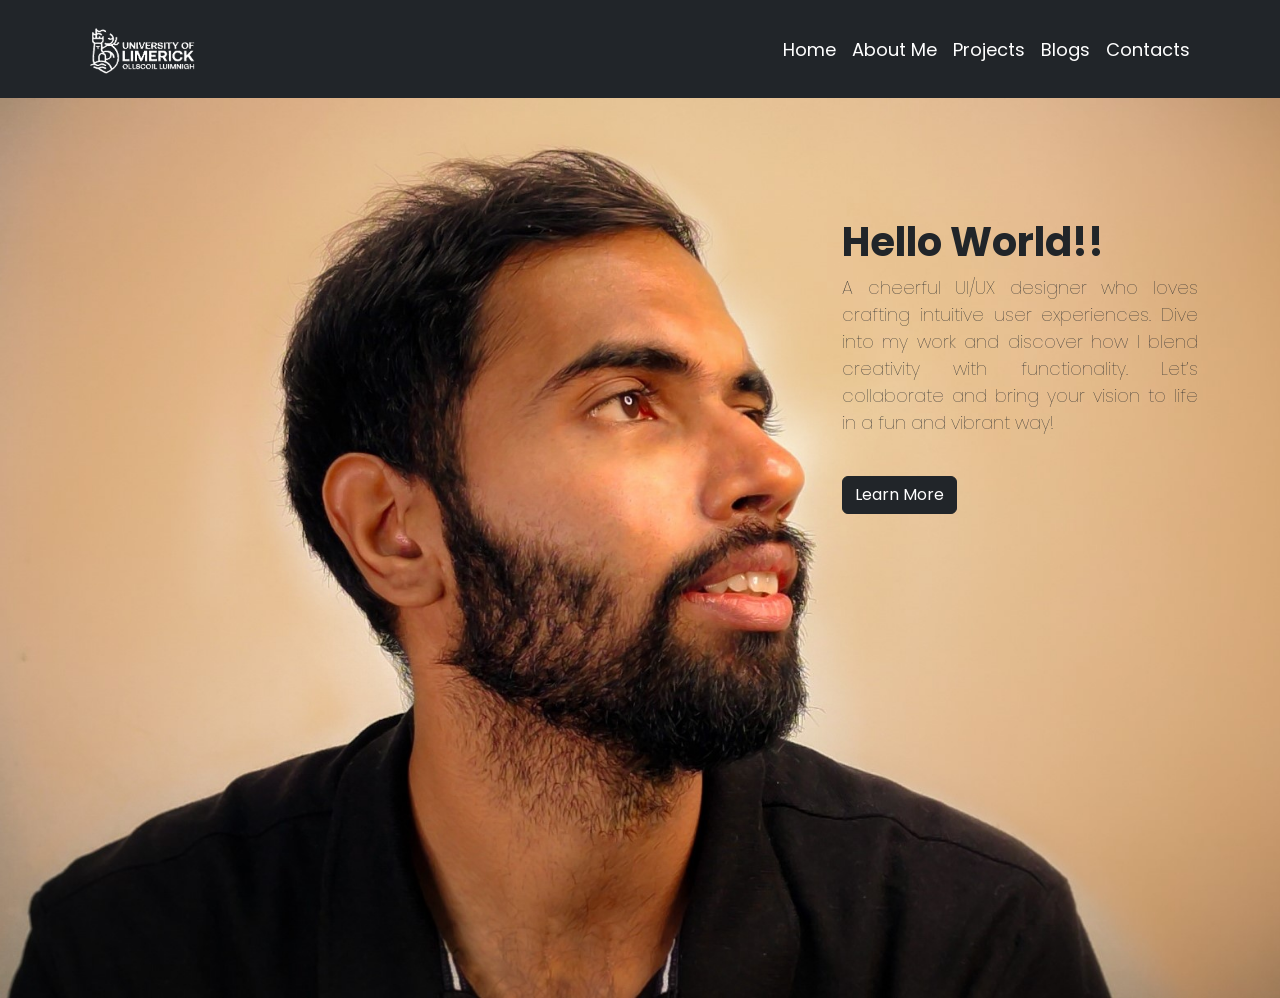
<file: index.html>
<!doctype html>
<html lang="en">
  <head>
    <meta charset="UTF-8" />
    <link rel="icon" type="image/svg+xml" href="/vite.svg" />
    <meta name="viewport" content="width=device-width, initial-scale=1.0" />
    <title>Portfolio</title>
    <script type="module" crossorigin src="/assets/index-oymIA92n.js"></script>
    <link rel="stylesheet" crossorigin href="/assets/index-CEKcrJQE.css">
  </head>
  <body class="">
    <div id="root"></div>
  </body>
</html>
</file>
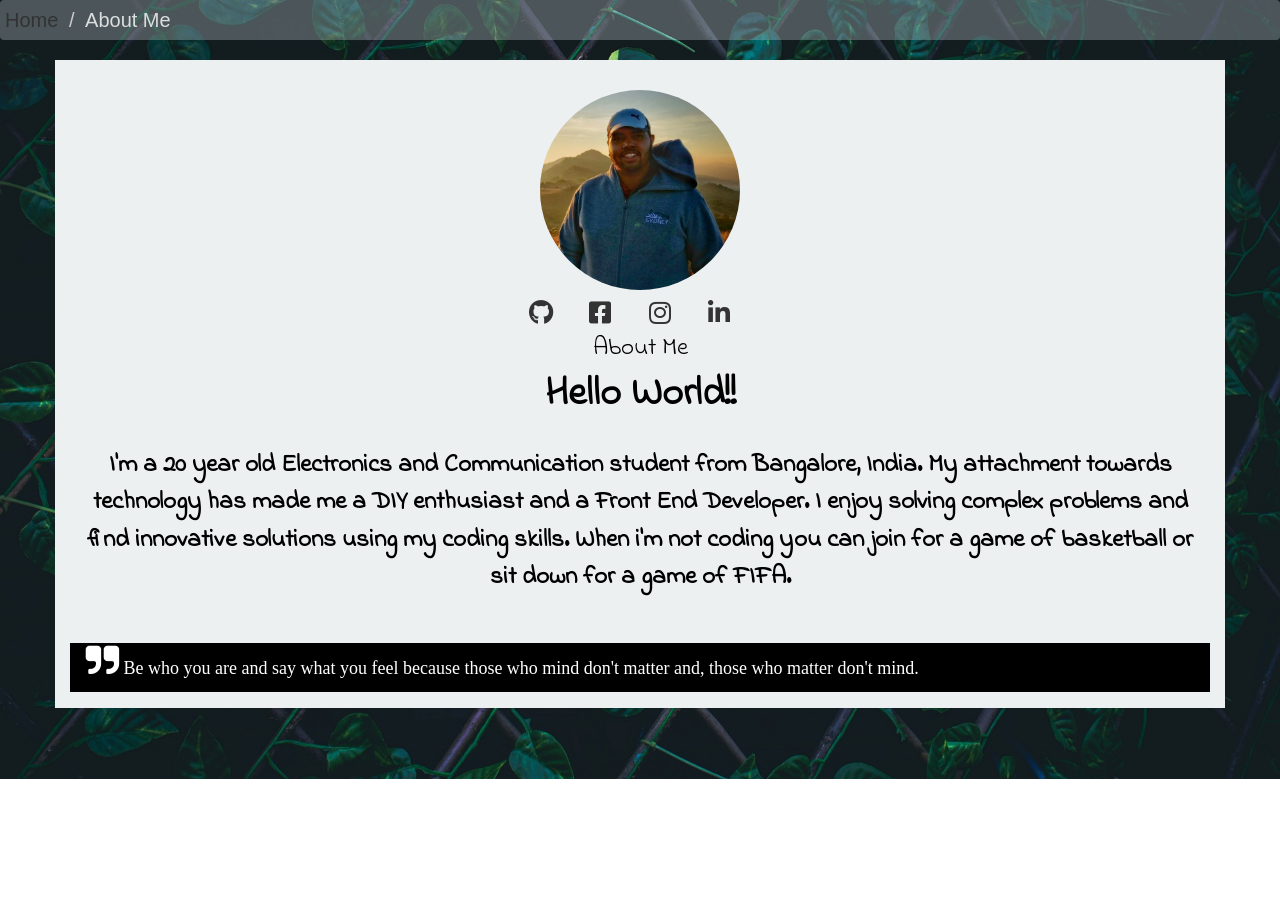
<file: aboutme.html>
<!DOCTYPE html>
<html>
	<head>
		<link rel="stylesheet" href="https://maxcdn.bootstrapcdn.com/bootstrap/3.3.7/css/bootstrap.min.css" integrity="sha384-BVYiiSIFeK1dGmJRAkycuHAHRg32OmUcww7on3RYdg4Va+PmSTsz/K68vbdEjh4u" crossorigin="anonymous">
		<link rel="stylesheet" type="text/css" href="aboutme_support.css">
		<link href="https://use.fontawesome.com/releases/v5.0.8/css/all.css" rel="stylesheet">
		<link rel="stylesheet" type="text/css" href="breadcrumb.css">
		<link href="https://fonts.googleapis.com/css?family=Indie+Flower" rel="stylesheet">
		<link rel="stylesheet" href="https://www.w3schools.com/w3css/4/w3.css">
		<link rel="stylesheet" href="https://cdnjs.cloudflare.com/ajax/libs/font-awesome/4.7.0/css/font-awesome.min.css">
		<title>AboutMe</title>
	</head>
	<body  class="b">
		<ol class=" breadcrumb" ">
			<li><a href="index.html">Home</a></li>
			<li class="active" style="color: rgba(255, 255, 255,.8); ">About Me</li>
		</ol>
		<div class="container" style="background-color: rgba(236, 240, 241,1)">
			<div class="row" style="text-align: center;padding-top: 30px">
				<img src="profilepic_crop.jpg" style="border-radius: 50% ;height: 200px;width: 200px">
			</div>
			
			<div class="row" style="text-align: center;padding-left: 40%;padding-top: 10px">
				<a href="https://github.com/chidajames" target="_blank"><i class="col-sm-1 fab fa-github" style="font-size: 25px"></i></a>
				<a href="https://www.facebook.com/chidanand.g.5" target="_blank"><i class="  col-sm-1 fab fa-facebook-square" style="font-size: 25px"></i></span></a>
				<a href="https://www.instagram.com/chida_09/" target="_blank"><i class=" col-sm-1 fab fa-instagram" style="font-size: 25px"></i></span></a>
				<a href="https://www.linkedin.com/in/chidanand-g-010a7b15a/" target="_blank"><i class=" col-sm-1 fab fa-linkedin-in" style="font-size: 25px"></i></a>
			</div>
			
			<div class="row" style="text-align: center;">
				<h2 class="	font" style="font-size: 25px;">About Me</h2>
				
				<h1 class="	font" style="font-size: 40px;"><b>Hello World!!</b></h1>
				<p style="font-size: 25px;padding: 20px" class="font"><b>I'm a 20 year old Electronics and Communication student from Bangalore, India.
					My attachment towards technology has made me a DIY enthusiast and a Front End Developer. I enjoy solving complex problems and find innovative solutions using my coding skills.
					When i'm not coding you can join for a game of basketball or sit down for a game of FIFA.
				</b></p>
			</div>
			<div class="w3-panel w3-black">
				<p class="w3-large w3-serif" >
					<i class="fa fa-quote-right w3-xxlarge xw3-margin-right"></i>
				Be who you are and say what you feel because those who mind don't matter and, those who matter don't mind.</p>
			</div>
		</div>
	</div>
</body>
</html>
</file>
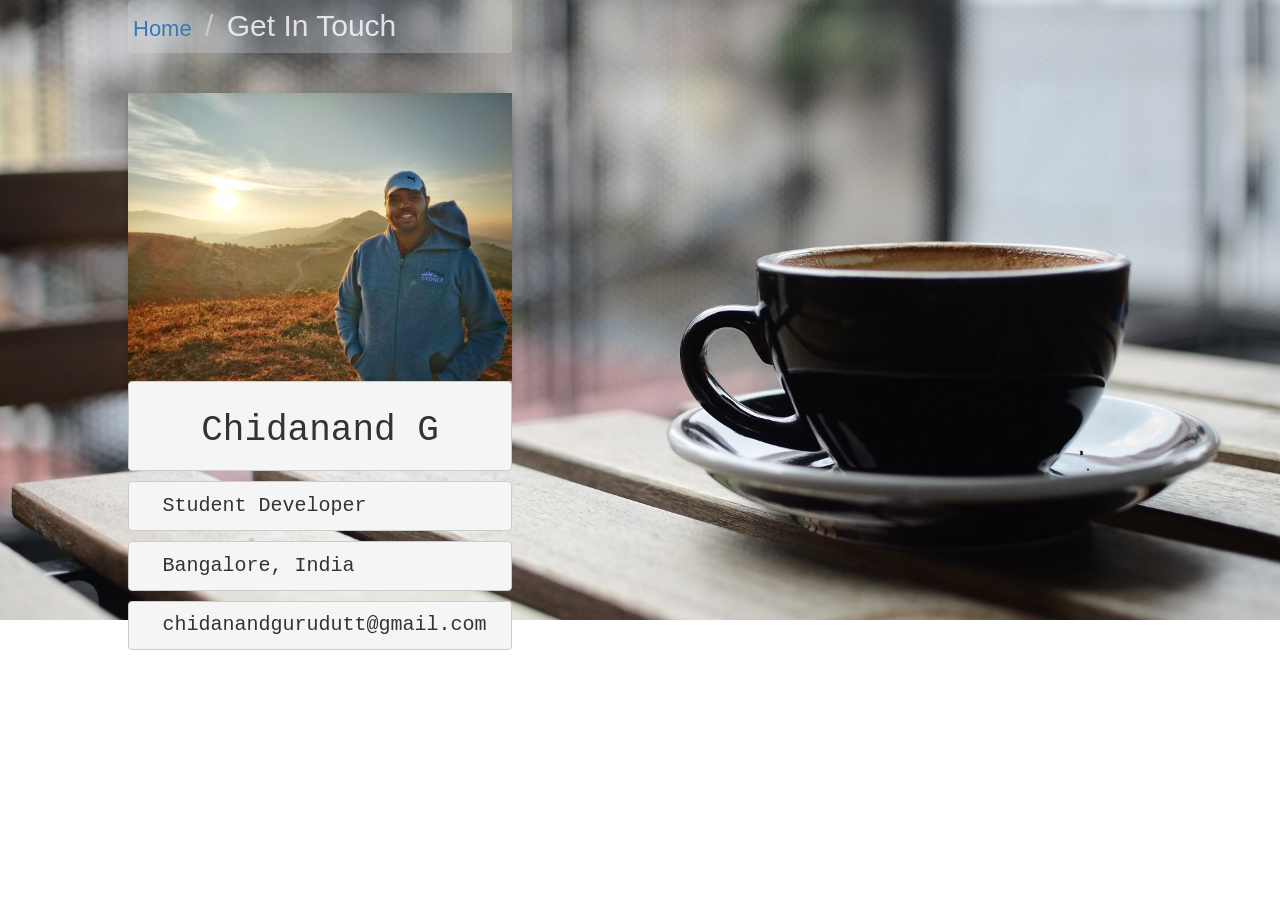
<file: contact.html>
<!DOCTYPE html>
<html>
<head>
  <link rel="stylesheet" type="text/css" href="http://code.ionicframework.com/ionicons/2.0.1/css/ionicons.min.css">
  <link rel="stylesheet" type="text/css" href="contact_support.css">
  <link rel="stylesheet" href="https://maxcdn.bootstrapcdn.com/bootstrap/3.3.7/css/bootstrap.min.css" integrity="sha384-BVYiiSIFeK1dGmJRAkycuHAHRg32OmUcww7on3RYdg4Va+PmSTsz/K68vbdEjh4u" crossorigin="anonymous">
  <link rel="stylesheet" type="text/css" href="breadcrumb.css">
  <link href="https://fonts.googleapis.com/css?family=Roboto:400,700" rel="stylesheet">
<meta name="viewport" content="width=device-width, initial-scale=1">
<style>


</style>
</head>

<body class="border back">
  <ol class=" breadcrumb" style="font-size: 30px;">
      <li><a href="index.html">Home</a></li>
      <li class="active" style="color: rgba(255, 255, 255,.8); ">Get In Touch</li>
    </ol>

 <br>

<div class="card" style="">
  <img src="profilepic.jpeg" alt="John" style="width:100%" class="pop">
  <pre class="left"><h1>Chidanand G</h1></pre>
  <pre class="ion-briefcase left1">  Student Developer</pre>
  <pre class="ion-ios-home left1">  Bangalore, India</pre>
  <pre class="ion-android-mail left1">  chidanandgurudutt@gmail.com</pre>
 </div>
</div>
</body>
</html>
</file>
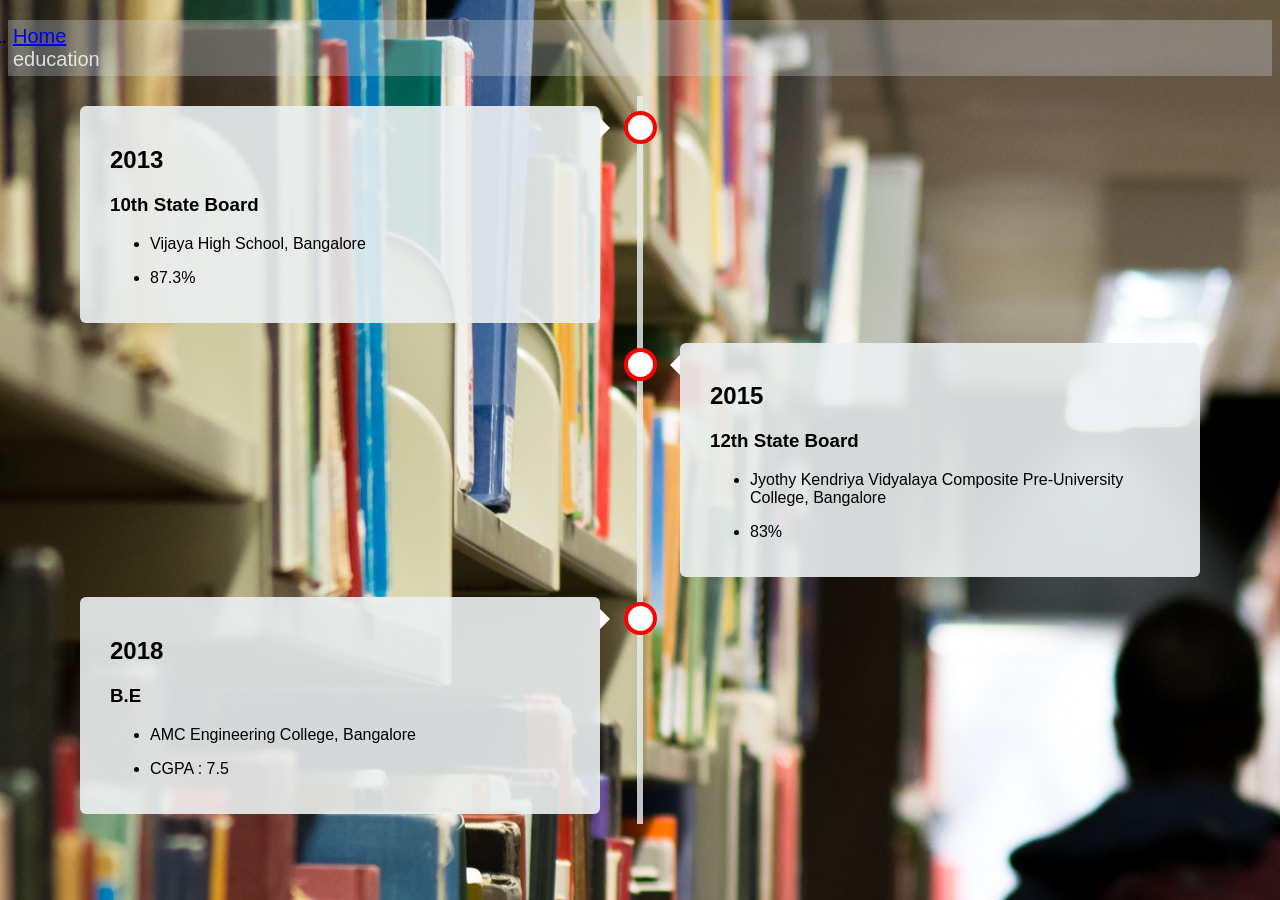
<file: education.html>
<!DOCTYPE html>
<html>
<head>
  <link rel="stylesheet" type="text/css" href="timeline_support.css">
  <link rel="stylesheet" type="text/css" href="breadcrumb.css">
  <link href="https://fonts.googleapis.com/css?family=Roboto:400,700" rel="stylesheet">
<meta name="viewport" content="width=device-width, initial-scale=1.0">
<style>

</style>
</head>
<body>
<ol class=" breadcrumb">
      <li><a href="index.html">Home</a></li>
      <div class="active" style="color: rgba(255, 255, 255,.8); ">education</div>
    </ol>
<div class="timeline">
  <div class="contain left down1">
    <div class="content">
      <h2><b>2013</b></h2>
      <h3><b>10th State Board</b></h3>
     <ul>
       <li>Vijaya High School, Bangalore</li>
       <p></p>
       <li>87.3%</li>
     </ul>
    </div>
  </div>
  <div class="contain right down2">
    <div class="content">
    <h2>2015</h2>
    <h3>12th State Board</h3>
    <ul>
      <li>
       Jyothy Kendriya Vidyalaya Composite Pre-University College, Bangalore
     </li>
     <p></p>
      <li>83%</li>
    </ul>
    </div>
  </div>
  <div class="contain left down3">
    <div class="content">
    <h2>2018</h2>
    <h3>B.E</h3>
     <ul>
       <li>AMC Engineering College, Bangalore</li>
       <p></p>
       <li>CGPA : 7.5</li>
     </ul> 
    </div>
  </div>
</body>
</html>
</file>
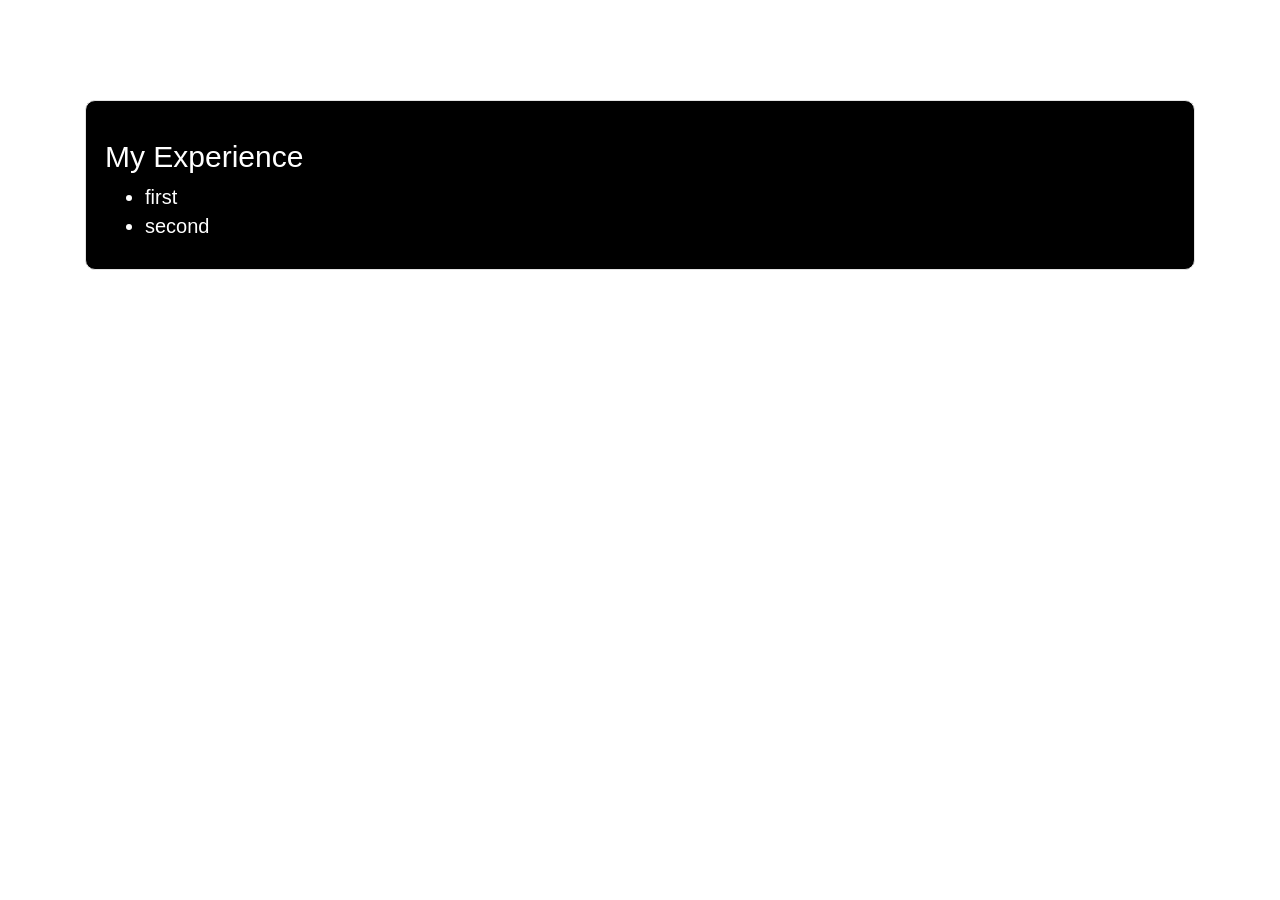
<file: experience.html>
<!DOCTYPE html>
<html>
<head>
	<title>Experience</title>
	<link rel="stylesheet" href="https://maxcdn.bootstrapcdn.com/bootstrap/3.3.7/css/bootstrap.min.css" integrity="sha384-BVYiiSIFeK1dGmJRAkycuHAHRg32OmUcww7on3RYdg4Va+PmSTsz/K68vbdEjh4u" crossorigin="anonymous">
	<link href="https://fonts.googleapis.com/css?family=Roboto:400,700" rel="stylesheet">
</head>
<body>
<div class="row" style="padding-top: 100px; padding-left: 100px;padding-right: 100px">
	<div class="well" style="background: black;color: white; border-radius: 10px;border-collapse: ">
		<h2>My Experience</h2>
		<ul style="font-size: 20px">
			<li>first</li>
			<li>second</li>
		</ul>
	</div>
</div>
</body>
</html>
</file>
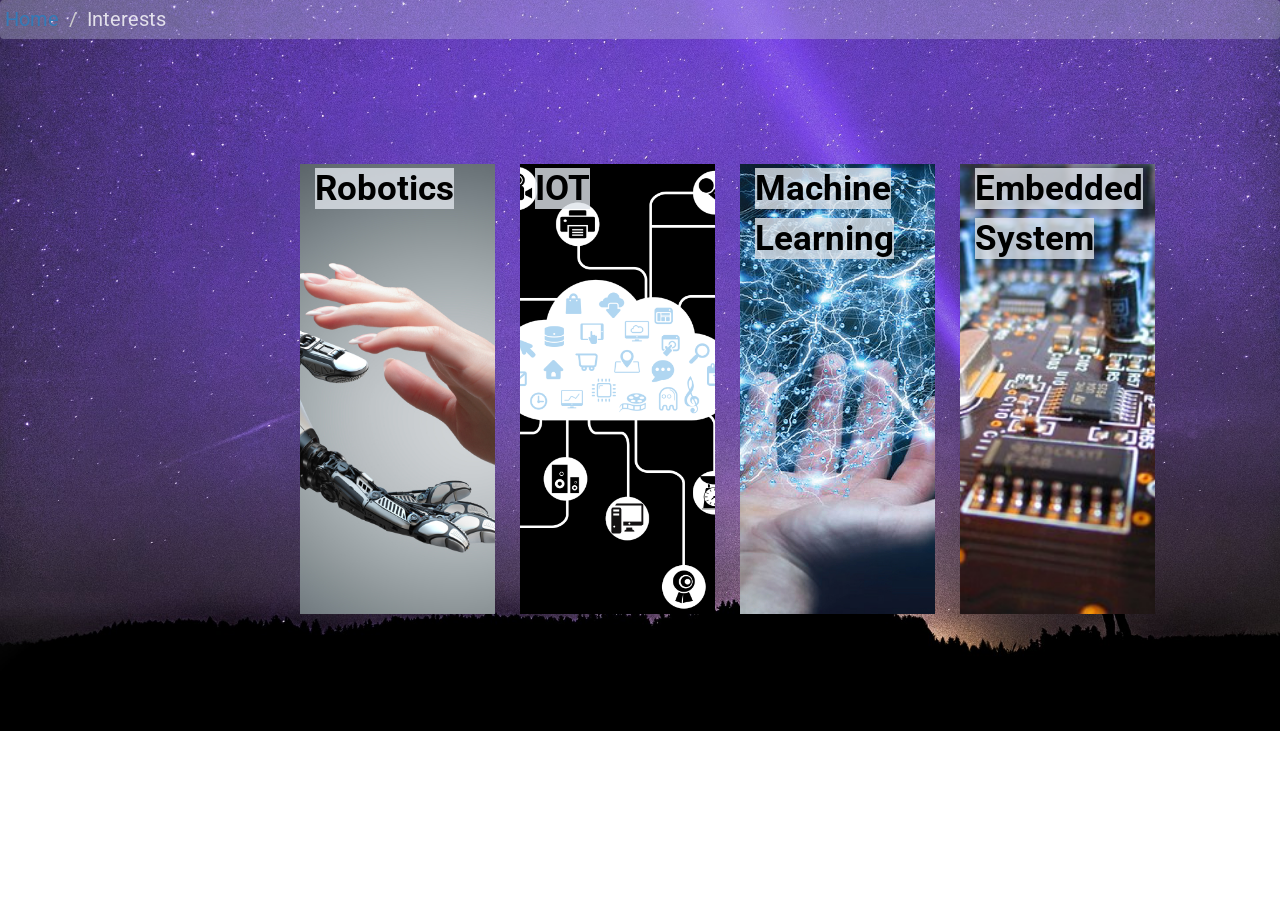
<file: interests.html>
<!DOCTYPE html>
<html>
<head>
  <link rel="stylesheet" type="text/css" href="interests_support.css">
  <link rel="stylesheet" href="https://maxcdn.bootstrapcdn.com/bootstrap/3.3.7/css/bootstrap.min.css" integrity="sha384-BVYiiSIFeK1dGmJRAkycuHAHRg32OmUcww7on3RYdg4Va+PmSTsz/K68vbdEjh4u" crossorigin="anonymous">
  <link rel="stylesheet" type="text/css" href="breadcrumb.css">
  <link href="https://fonts.googleapis.com/css?family=Roboto:400,700" rel="stylesheet">
<meta name="viewport" content="width=device-width, initial-scale=1">
<style>


</style>
</head>
<body class="  b fontrobo">
  <ol class=" breadcrumb">
      <li><a href="index.html">Home</a></li>
      <li class="active" style="color: rgba(255, 255, 255,.8); ">Interests</li>
    </ol>
    <div class="border">
  <div class="container">
    <div class="row" style="height: 550px;padding-top: 100px ">
    <div class="col-sm-2 i1 top head" style="font-size: 35px;" >
      <b style="background-color: rgba(223, 228, 234,.8);color: black">Robotics</b>
    </div>
    <div class="col-sm-2 i2 bottom head left" style=" background-color: black;font-size: 35px; ">
      <b style="background-color: rgba(223, 228, 234,.8);color: black">IOT</b>
    </div>
    <div class="col-sm-2 i3 top head left" style="font-size: 35px;" >
      <b style="background-color: rgba(223, 228, 234,.8);color: black">Machine Learning</b>
    </div>
    <div class="col-sm-2 i4 bottom head left" style="font-size: 35px;" >
      <b style="background-color: rgba(223, 228, 234,.8);color: black">Embedded System</b>
    </div>
    </div>
  </div>
</div>
</body>
</html>
</file>
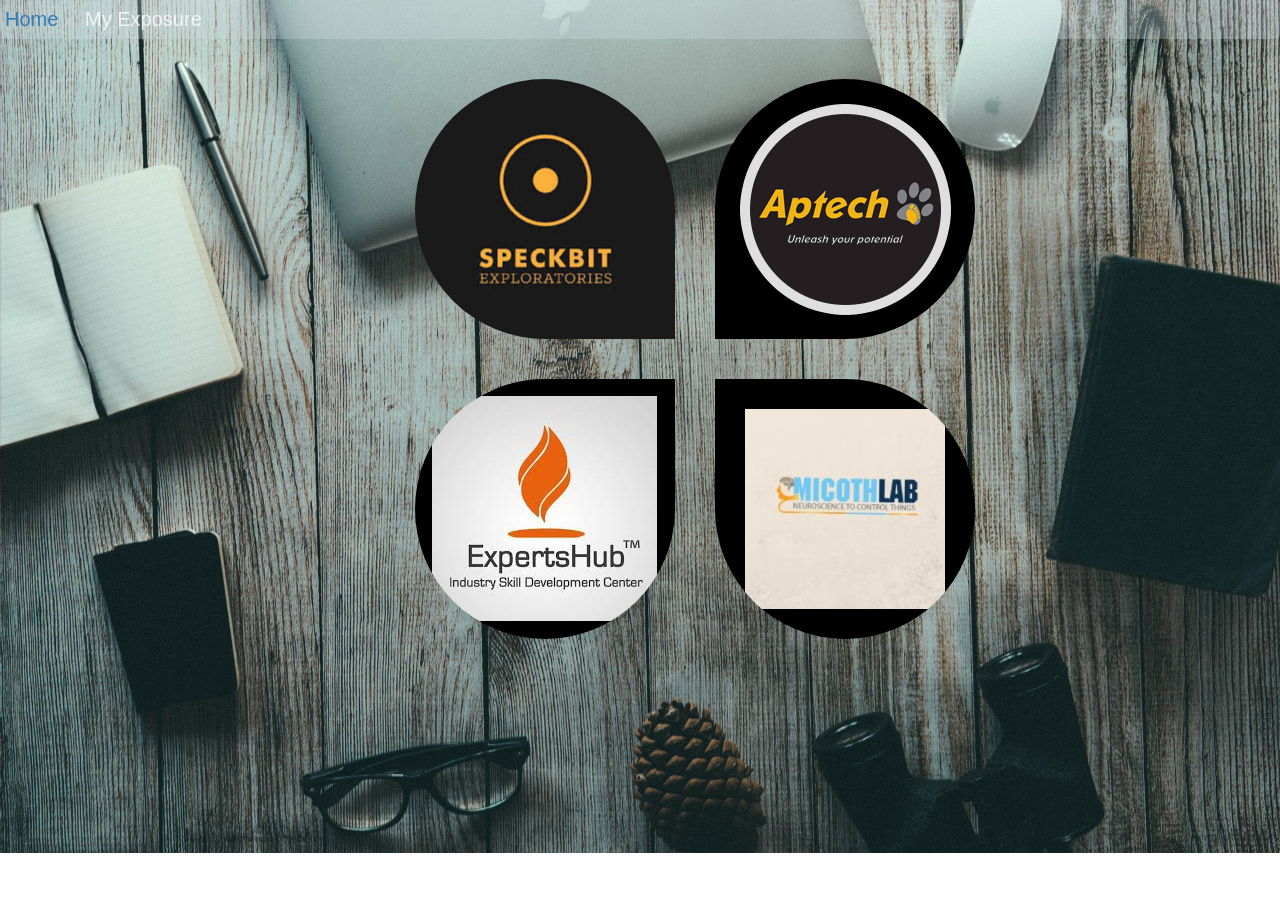
<file: myexposure.html>
<!DOCTYPE html>
<html>
	<head>
		<title>myexposure</title>
		<link rel="stylesheet" href="https://maxcdn.bootstrapcdn.com/bootstrap/3.3.7/css/bootstrap.min.css" integrity="sha384-BVYiiSIFeK1dGmJRAkycuHAHRg32OmUcww7on3RYdg4Va+PmSTsz/K68vbdEjh4u" crossorigin="anonymous">
		<link rel="stylesheet" type="text/css" href="master.css">
		<link rel="stylesheet" type="text/css" href="breadcrumb.css">
		<link rel="stylesheet" type="text/css" href="http://code.ionicframework.com/ionicons/2.0.1/css/ionicons.min.css">
		<link rel="stylesheet" type="text/css" href="myexposure_support.css">
	</head>
	<body class="back">
		<ol class=" breadcrumb">
			<li><a href="index.html">Home</a></li>
			<li class="active" style="color: rgba(255, 255, 255,.8); ">My Exposure</li>
		</ol>
		<div style="margin-left: 32%">
		<div class="row" style="float: bottom">
			<div class="col-md-6 one" title="HTML, CSS, Django"></div>
			<div class="col-md-6 two" title="Programming in Python"></div>
		</div>
		<div class="row" style="float:top">
			<div class="col-md-6 three" title="Workshop on IOT"></div>
			<div class="col-md-6 four" title="Workshop on Embedded system amd Mind control robotics"></div>
		</div>
		</div>
	</body>
</html>
</file>
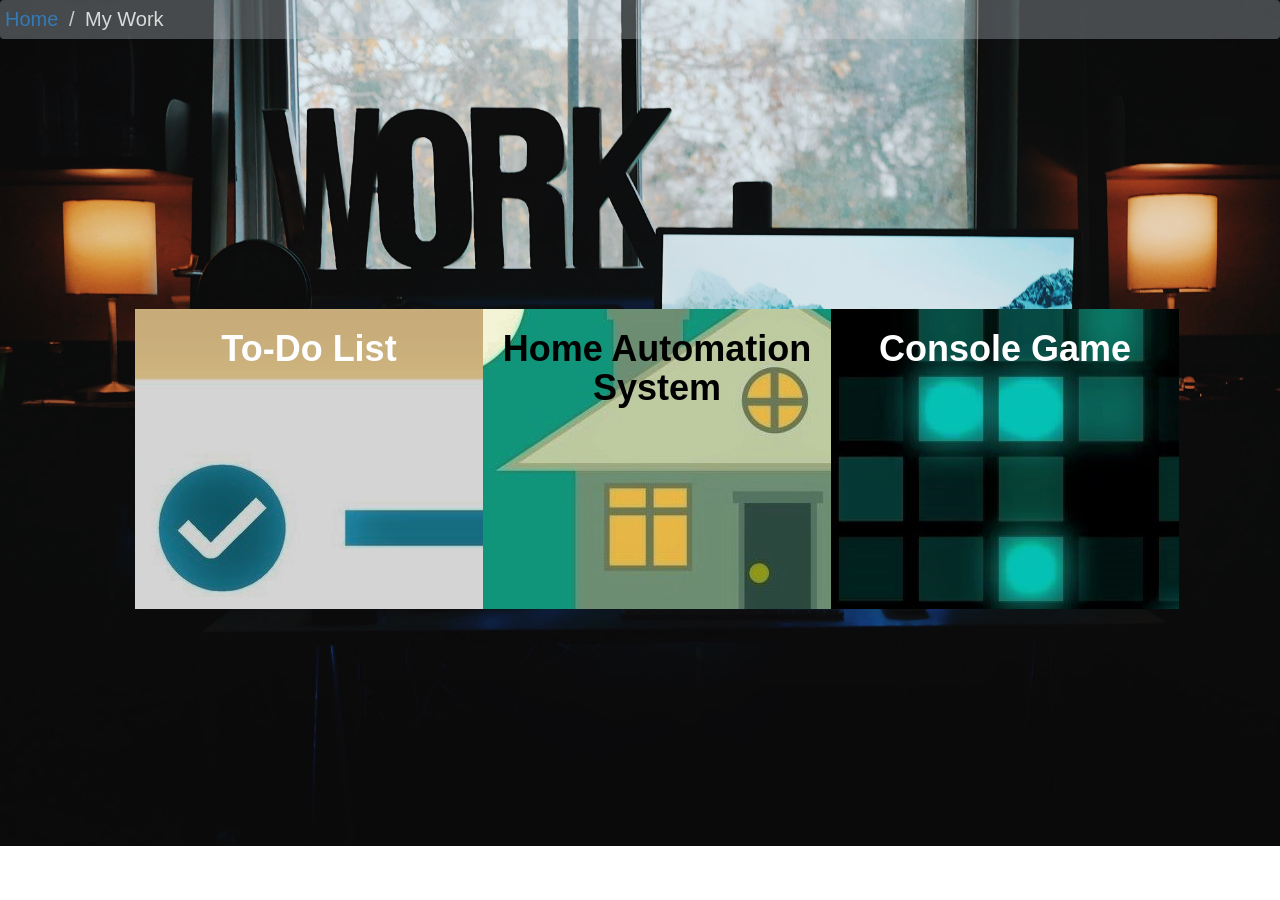
<file: projects.html>
<!DOCTYPE html>
<html>
	<head>
		<title>Projects</title>
		<link rel="stylesheet" href="https://maxcdn.bootstrapcdn.com/bootstrap/3.3.7/css/bootstrap.min.css" integrity="sha384-BVYiiSIFeK1dGmJRAkycuHAHRg32OmUcww7on3RYdg4Va+PmSTsz/K68vbdEjh4u" crossorigin="anonymous">
		<link rel="stylesheet" type="text/css" href="projects_support.css">
		<link rel="stylesheet" type="text/css" href="breadcrumb.css">
	</head>
	<body class="back">
		<ol class=" breadcrumb">
			<li><a href="index.html">Home</a></li>
			<li class="active" style="color: rgba(255, 255, 255,.8); ">My Work</li>
		</ol>
		<div class="row body border">
			<div class="col-xs-4 w img1 text">
				<a href="https://github.com/chidajames/To-Do" target="_blank">
				<h1 class="h" style="color:white;"><b>To-Do List</b></h1>
				<br><br><br><br><br><br><br><br>
				<p class="text fontrobo" style="color: black;background-color:rgba(255, 255, 255,.6);"> <b>To Do List Manager console application in Python that let's a user perform certain operations.</b></p></a>
			</div>
			<div class="col-xs-4 w" style="background-image: url(iot_home.jpg);">
				<h1 class="h" style="color: black"><b>Home Automation System</b></h1>
				<p class="text fontrobo" style="color: black;background-color:rgba(255, 255, 255,.6);"><b>The project involved the design and implementation of smart home automation system by using sensors and WeMOS D1 mini which could be monitored and controled using blynk application</b></p>
			</div>
			<div class="col-xs-4 w" style="background-image: url(game.jpg)">
				<a href="https://github.com/chidajames/Game" target="_blank">
				<h1 class="h" style="color: white	"><b>Console Game</b></h1>
				<p class="text fontrobo" style="color: black ;background-color:rgba(255, 255, 255,.6);  "><b>A Console Game in Python that declares whether a player is a winner depending on whether a number entered by him/her is present in a randomly generated two dimesional matrix</b></p></a>
			</div>
		</div>
	</body>
</html>
</file>
<file: aboutme_support.css>
.rowrule{
	height: 100px;
}

.border{
	margin-left: 300px;
	margin-top: 100px;
	margin-right: 300px;
}
.ion-social-github{
	font-size: 30px
}

.ion-social-facebook{
font-size: 30px
}

.ion-social-instagram{
font-size: 30px
}

.ion-social-linkedin{
font-size: 30px
}

a{
	color: black;
	text-decoration: none;

}

.b {
    /* The image used */
    background-image: url("back_1.jpg");

    /* Full height */
    height: 100%; 

    /* Center and scale the image nicely */
    background-position: center;
    background-repeat: no-repeat;
    background-size: cover;
}
</file>
<file: breadcrumb.css>
.breadcrumb{
  background-color: rgba(210, 218, 226,.3);
  padding: 5px;
  font-size: 20px;

}

html {
    overflow: scroll;
    overflow-x: hidden;
}
::-webkit-scrollbar {
    width: 0px;  /* remove scrollbar space */
    background: transparent;  /* just make scrollbar invisible */
}

.font{
	font-family: 'Indie Flower', cursive;
	color: black;

}

.fontrobo{
     font-family: 'Roboto', sans-serif;
}
</file>
<file: contact_support.css>
.border{
	margin-top: 0%;
	margin-left: 10%;
	margin-right: 60%;
}

.img{
	
	padding-top: 20px;
}

.card {
  box-shadow: 0 4px 8px 0 rgba(0, 0, 0, 0.2);
  max-width: 400px;
  height: 300px;
  margin: auto;
  text-align: center;
  font-family: arial;
}

.title {
  color: grey;
  font-size: 18px;
}


a {
  text-decoration: none;
  font-size: 22px;
  color: black;
}

.ion-briefcase{
	font-size: 20px;
	text-align: left;
}

.ion-ios-telephone{
	font-size: 20px;
	text-align: left;
}
.ion-ios-home{
	font-size: 20px;
	text-align: left;
}

.ion-android-mail{
	font-size: 20px;
	text-align: left;

}

.back {
    background-image: url("coffee.jpg");
    background-position: center;
    background-repeat: no-repeat;
    background-size: cover;
}

.left{
  position: relative;
  animation-name: left;
  animation-duration: 2s;
  animation-timing-function: ease-out;
}

@keyframes left{
  0%   {left: -1000px;opacity: 0;}
  100% {left: 0px;opacity: 1;}
}

.left1{
  position: relative;
  animation-name: left1;
  animation-duration: 2.5s;
  animation-timing-function: ease-in;
}

@keyframes left1{
  0%   {left: -1000px;opacity: 0;}
  100% {left: 0px;opacity: 1;}
}

.pop{
  position: relative;
  animation-name: pop;
  animation-duration: 2.5s;
  animation-timing-function: linear;
}

@keyframes pop{
  0%   {opacity: 0;}
  
  100% {opacity: 1;}
}
</file>
<file: timeline_support.css>
* {
    box-sizing: border-box;
}

body {
    background-image: url(work_1.jpg);
    font-family: Helvetica, sans-serif;
}

/* The actual timeline (the vertical ruler) */
.timeline {
    position: relative;
    max-width: 1200px;
    margin: 0 auto;
}

/* The actual timeline (the vertical ruler) */
.timeline::after {
    content: '';
    position: absolute;
    width: 6px;
    background-color: rgba(236, 240, 241,.8);
    top: 0;
    bottom: 0;
    left: 50%;
    margin-left: -3px;
}

/* Container around content */
.contain {
    padding: 10px 40px;
    position: relative;
    background-color: inherit;
    width: 50%;
}

/* The circles on the timeline */
.contain::after {
    content: '';
    position: absolute;
    width: 25px;
    height: 25px;
    right: -17px;
    background-color: white;
    border: 4px solid #ff0000;
    top: 15px;
    border-radius: 50%;
    z-index: 1;
}

/* Place the container to the left */
.left {
    left: 0;
}

/* Place the container to the right */
.right {
    left: 50%;
}

/* Add arrows to the left container (pointing right) */
.left::before {
    content: " ";
    height: 0;
    position: absolute;
    top: 22px;
    width: 0;
    z-index: 1;
    right: 30px;
    border: medium solid white;
    border-width: 10px 0 10px 10px;
    border-color: transparent transparent transparent white;
}

/* Add arrows to the right container (pointing left) */
.right::before {
    content: " ";
    height: 0;
    position: absolute;
    top: 22px;
    width: 0;
    z-index: 1;
    left: 30px;
    border: medium solid white;
    border-width: 10px 10px 10px 0;
    border-color: transparent white transparent transparent;
}

/* Fix the circle for containers on the right side */
.right::after {
    left: -16px;
}

/* The actual content */
.content {
    padding: 20px 30px;
    background-color: rgba(236, 240, 241,0.9);
    position: relative;
    border-radius: 6px;
}

/* Media queries - Responsive timeline on screens less than 600px wide */
@media all and (max-width: 600px) {
  /* Place the timelime to the left */
  .timeline::after {
    left: 31px;
  }
  
  /* Full-width containers */
  .contain {
    width: 100%;
    padding-left: 70px;
    padding-right: 25px;
  }
  
  /* Make sure that all arrows are pointing leftwards */
  .contain::before {
    left: 60px;
    border: medium solid white;
    border-width: 10px 10px 10px 0;
    border-color: transparent white transparent transparent;
  }

  /* Make sure all circles are at the same spot */
  .left::after, .right::after {
    left: 15px;
  }
  
  /* Make all right containers behave like the left ones */
  .right {
    left: 0%;
  }
}


.down1{
    position: relative;
    animation-name: down1;
    animation-duration: 2.5s;
    animation-timing-function: ease-out;
}

@keyframes down1{
    0%   {top: -300px;opacity: 0;}
  100% {top: 0px;opacity: 1;}
}

.down2{
    position: relative;
    animation-name: down2;
    animation-duration: 2.5s;
    animation-timing-function: ease-out;
}

@keyframes down2{
    0%   {top: -800px;opacity: 0;}
  100% {top: 0px;opacity: 1;}
}

.down3{
    position: relative;
    animation-name: down3;
    animation-duration: 2.5s;
    animation-timing-function: ease-out;
}

@keyframes down3{
    0%   {top: -1000px;opacity: 0;}
  100% {top: 0px;opacity: 1;}
}
</file>
<file: interests_support.css>
/*body, html {
    height: 100%;
    margin: 0;
}
*/
.i1 {
   
    background-image: url("robotics.jpg");
    height: 100%; 
    background-position: center;
    background-repeat: no-repeat;
    background-size: cover;
}

.i2 {
   
    background-image: url("iot.jpg");
    height: 100%; 
    background-position: center;
    background-repeat: no-repeat;
    background-size: cover;
}

.i3 {
   
    background-image: url("ai.jpg");
    height: 100%; 
    background-position: center;
    background-repeat: no-repeat;
    background-size: cover;
}

.i4 {
   
    background-image: url("embedded.jpg");
    height: 100%; 
    background-position: center;
    background-repeat: no-repeat;
    background-size: cover;
}

.b{
   
    background:url("interests_2.jpg");
    height: 100%; 
    background-position: center;
    background-repeat: no-repeat;
    background-size: cover;
}

.border{
    position: static;
    margin-top: 10px;
    margin-bottom: 0px;
    margin-left:300px;
}

.top{
    position: relative;
    animation-name: top;
    animation-duration: 2s;
    animation-timing-function: linear;
}

@keyframes top{
        0%   {top: -500px;opacity: 0;}
        100% {top: 0px;opacity: 1;}
}

.bottom{
    position: relative;
    animation-name: bottom;
    animation-duration: 2s;
    animation-timing-function: linear;
}

@keyframes bottom{
        0%   {top: 500px;opacity: 1;}
        100% {top: 0px;opacity: 1;}
}

.head{
    position: relative;
    top: 5px;
    padding-left: 5px;
    color: white;
    font-size: 30px;
    font-weight: 100px;
}

.left{
    margin-left: 25px;
}
</file>
<file: master.css>
.large {
  width:200px;
  height: 200px;
}

.large > h3 {
  font-size: 24px;
}

.medium {
  width: 140px;
  height:140px;
}


.medium > h3 {
  font-size: 18px;
}


.small {
  width:100px;
  height:100px;
}


.small > h3 {
  font-size: 16px;
}


.bubble {
  font-family: 'Roboto', sans-serif;
  border-radius: 50%;
  background-color: rgba(75, 101, 132,.2);
  border: 5px solid rgba(255, 190, 118,1.0);
  text-align: center
}

.bubble > h3 {
  z-index: 100;
  display: inline-block;
  margin-top: 50%;
  transform: translateY(-50%);
}

.no-dec {
  text-decoration: none;
  color: white;
  float: center;  
}

.no-dec:hover, .no-dec:focus {
  text-decoration: none;
  color: white;
}

.bubble:hover, .bubble:focus {
  border: 10px solid rgba(246, 229, 141,1.0);
  transform: scale(1.1);
  transition: width 1s, height 1s, transform 1s;
}

.stick-bottom {
  float: bottom;
}

.stick-right{
  float: right;
}

.stick-left {
  float: left;
}

.stick-top {
  float: top;
}

.image{
  height: 300px;
  width:300px;
  border-radius: 50%;
  border: 5px solid rgba(255, 190, 118,1.0);
}

.ion-social-github-outline {
  

}
h2{
  font-size: 45px;

}

.ion-social-linkedin-outline {
  
}

.gif {
  position: absolute;
    background:#1abc9c; 
}

.gif:hover ,.gif:focus {
  opacity: 0;
}

.back {
    /* The image used */
    background-image: url("cover_9.jpg");

    /* Full height */
    height: 100%; 
    width: 100%;
    /* Center and scale the image nicely */
   /* background-position: center;*/
    background-repeat: no-repeat;
    background-size: cover;
}



.ion-social-github{
}

.ion-social-linkedin{
}

.down{
  position: relative;
  animation-name: down;
  animation-duration: 2s;
  animation-timing-function: ease-out;
}

@keyframes down{
  0%   {top: 700px;opacity: 0}
  100% {top: 0px;opacity: 1}
}

.up{
  position: relative;
  animation-name: up;
  animation-duration: 2s;
  animation-timing-function: linear;
}

@keyframes up{
  0%   {top: -700px;opacity: 0}
  100% {top: 0px;opacity: 1}
}

.left{
  position: relative;
  animation-name: left;
  animation-duration: 2s;
  animation-timing-function: linear;
}

@keyframes left{
  0%   {left: -700px;opacity: 0}
  100% {left: 0px;opacity: 1}
}

.right{
  position: relative;
  animation-name: right;
  animation-duration: 2s;
  animation-timing-function: linear;
}

@keyframes right{
  0%   {left: 700px;opacity: 0}
  100% {left: 0px;opacity: 1}
}

.pop{
  position: relative;
  animation-name: pop;
  animation-duration: 1s;
  animation-timing-function: linear;
}

@keyframes pop{
  0%   {opacity: 0}
  50%   {opacity: 0}
  100% {opacity: 1}
}
</file>
<file: myexposure_support.css>
.back {
    background-image: url("projects_1.jpg");
    height: 100%; 
    background-repeat: no-repeat;
    background-size: cover;
}

.one{
	margin: 20px;
	padding: 130px;
	height: 50px;
	width: 50px;
	border-top-left-radius: 50%;
	border-top-right-radius: 50%;
	border-bottom-left-radius: 50%;
	background-position: center;
	background-image: url(speckbit.jpg);
	color: white;
}

.two{
	margin: 20px;
	padding: 130px;
	height: 50px;
	width: 50px;
	border-top-left-radius: 50%;
	border-top-right-radius: 50%;
	border-bottom-right-radius: 50%;
	background-image: url(aptech.png);
	background-repeat: no-repeat;
	background-position: center;
	background-color: black;
}

.three{
	margin: 20px;
	padding: 130px;
	height: 50px;
	width: 50px;
	border-top-left-radius: 50%;
	border-bottom-right-radius: 50%;
	border-bottom-left-radius: 50%;
	background-image: url(expertshub.jpg);
	background-repeat: no-repeat;
	background-position: center;
	background-color: black;
}

.four{
	margin: 20px;
	padding: 130px;
	height: 50px;
	width: 50px;
	border-top-right-radius: 50%;
	border-bottom-right-radius: 50%;
	border-bottom-left-radius: 50%;
	background-image: url(micoth.jpg);
	background-position: center;
	background-repeat: no-repeat;
	
	background-color: black;
}

.four:hover	{
	position: relative;
	animation-name: move;
	animation-duration: 1.5s;
	animation-timing-function: ease-out;
}
</file>
<file: projects_support.css>
.border{
	margin-top: 270px;
	padding-left: 150px;
}


.w:hover  .h,.img1{
	opacity: 0;
}
}

.body {
    display: table;
    background-color: green;
}

.w{
	width: 30%;
	height: 300px;
	text-align: center;
	
}
p{
	opacity: 1;
	text-align: center;
	transform: translateY(-20%);
	font-size: 30px;
	color: black;
}

.w:hover .text{
	opacity: 1;

}


.text{
	opacity: 0;

}

.w:hover .h{
	opacity: 0.3;
}

.img1{
	opacity: 1;
	background-image: url(todo.jpg);

}

.back {
   background-image: url("works.jpg");
    height: 100%; 
    background-repeat: no-repeat;
    background-size: cover;
}
</file>
